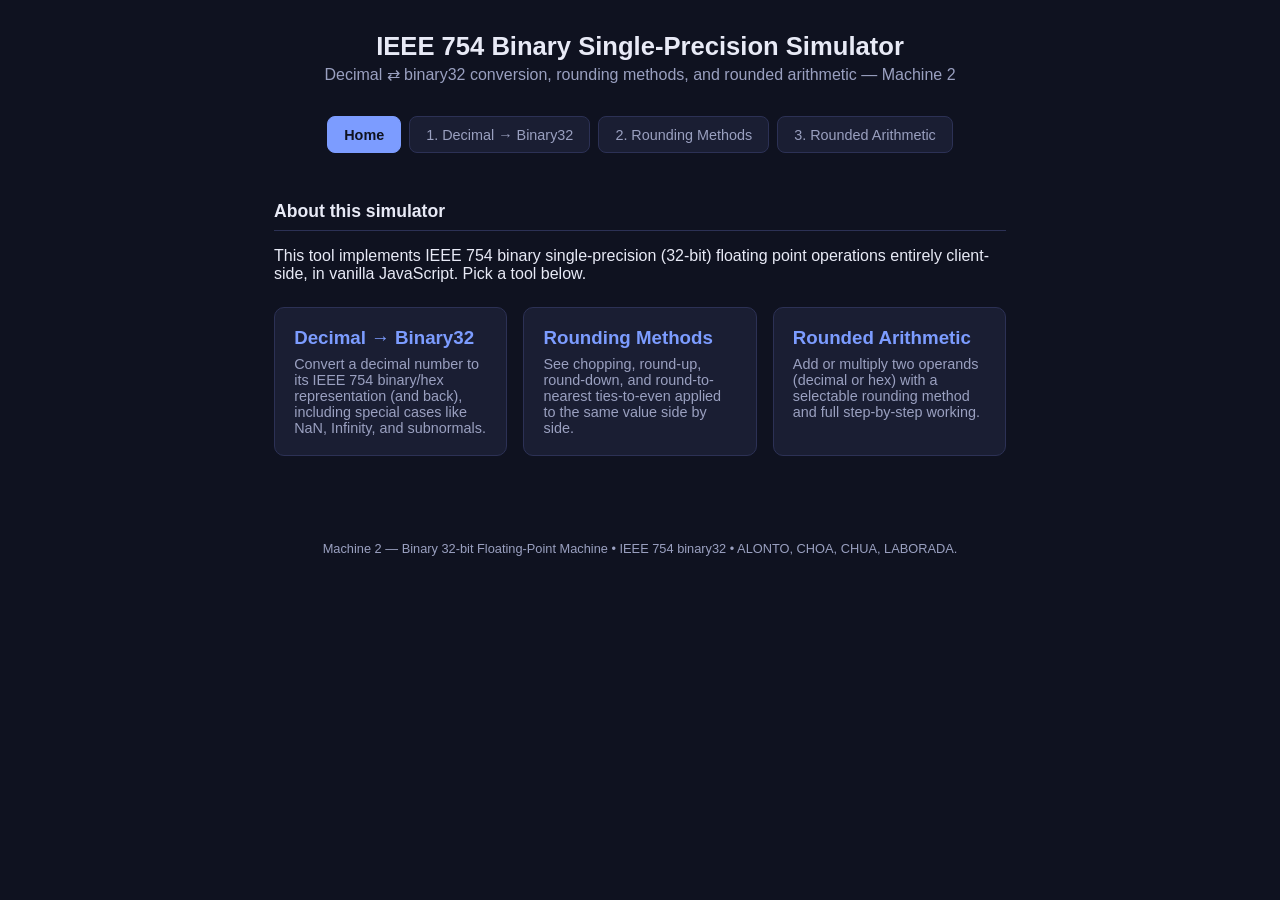
<file: index.html>
<!DOCTYPE html>
<html lang="en">
<head>
<meta charset="UTF-8" />
<meta name="viewport" content="width=device-width, initial-scale=1.0" />
<title>IEEE 754 Binary32 Simulator</title>
<link rel="stylesheet" href="style.css" />
</head>
<body>
  <header>
    <h1>IEEE 754 Binary Single-Precision Simulator</h1>
    <p class="subtitle">Decimal &#8644; binary32 conversion, rounding methods, and rounded arithmetic &mdash; Machine 2</p>
  </header>

  <nav class="tabs">
    <a class="tab-btn active" href="index.html">Home</a>
    <a class="tab-btn" href="convert.html">1. Decimal &rarr; Binary32</a>
    <a class="tab-btn" href="rounding.html">2. Rounding Methods</a>
    <a class="tab-btn" href="arithmetic.html">3. Rounded Arithmetic</a>
  </nav>

  <main>
    <h2>About this simulator</h2>
    <p>
      This tool implements IEEE 754 binary single-precision (32-bit) floating point
      operations entirely client-side, in vanilla JavaScript. Pick a tool below.
    </p>
    <div class="home-grid">
      <a class="home-card" href="convert.html">
        <h3>Decimal &rarr; Binary32</h3>
        <p>Convert a decimal number to its IEEE 754 binary/hex representation (and back), including special cases like NaN, Infinity, and subnormals.</p>
      </a>
      <a class="home-card" href="rounding.html">
        <h3>Rounding Methods</h3>
        <p>See chopping, round-up, round-down, and round-to-nearest ties-to-even applied to the same value side by side.</p>
      </a>
      <a class="home-card" href="arithmetic.html">
        <h3>Rounded Arithmetic</h3>
        <p>Add or multiply two operands (decimal or hex) with a selectable rounding method and full step-by-step working.</p>
      </a>
    </div>
  </main>

  <footer>
    <p>Machine 2 &mdash; Binary 32-bit Floating-Point Machine &bull; IEEE 754 binary32 &bull; ALONTO, CHOA, CHUA, LABORADA.</p>
  </footer>
</body>
</html>
</file>
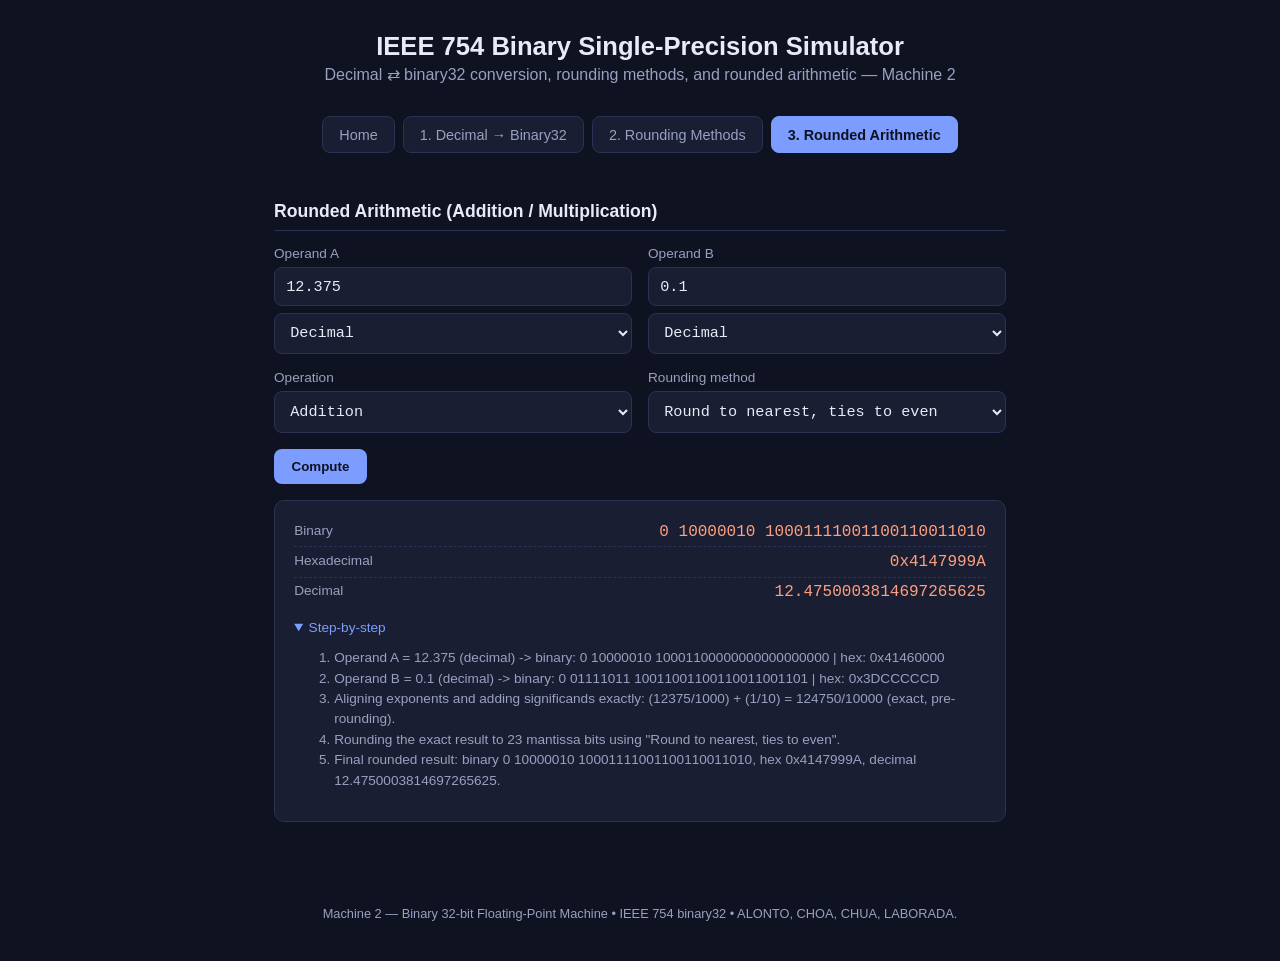
<file: arithmetic.html>
<!DOCTYPE html>
<html lang="en">
<head>
<meta charset="UTF-8" />
<meta name="viewport" content="width=device-width, initial-scale=1.0" />
<title>Rounded Arithmetic | IEEE 754 Simulator</title>
<link rel="stylesheet" href="style.css" />
</head>
<body>
  <header>
    <h1>IEEE 754 Binary Single-Precision Simulator</h1>
    <p class="subtitle">Decimal ⇄ binary32 conversion, rounding methods, and rounded arithmetic — Machine 2</p>
  </header>

  <nav class="tabs">
    <a class="tab-btn" href="index.html">Home</a>
    <a class="tab-btn" href="convert.html">1. Decimal → Binary32</a>
    <a class="tab-btn" href="rounding.html">2. Rounding Methods</a>
    <a class="tab-btn active" href="arithmetic.html">3. Rounded Arithmetic</a>
  </nav>

  <main>
    <h2>Rounded Arithmetic (Addition / Multiplication)</h2>
    <div class="form-row two-col">
      <div>
        <label for="op-a">Operand A</label>
        <input id="op-a" type="text" value="12.375" />
        <select id="op-a-kind"><option value="decimal">Decimal</option><option value="hex">IEEE Hex</option></select>
      </div>
      <div>
        <label for="op-b">Operand B</label>
        <input id="op-b" type="text" value="0.1" />
        <select id="op-b-kind"><option value="decimal">Decimal</option><option value="hex">IEEE Hex</option></select>
      </div>
    </div>
    <div class="form-row two-col">
      <div>
        <label for="op-type">Operation</label>
        <select id="op-type"><option value="add">Addition</option><option value="multiply">Multiplication</option></select>
      </div>
      <div>
        <label for="op-mode">Rounding method</label>
        <select id="op-mode">
          <option value="nearest_even">Round to nearest, ties to even</option>
          <option value="chop">Chopping (truncate)</option>
          <option value="up">Round toward +Infinity</option>
          <option value="down">Round toward -Infinity</option>
        </select>
      </div>
    </div>
    <button id="op-btn">Compute</button>
    <div id="op-result" class="result-box" hidden>
      <div class="field-row"><span class="label">Binary</span><code id="op-binary"></code></div>
      <div class="field-row"><span class="label">Hexadecimal</span><code id="op-hex"></code></div>
      <div class="field-row"><span class="label">Decimal</span><code id="op-decimal"></code></div>
      <details class="steps" open><summary>Step-by-step</summary><ol id="op-steps"></ol></details>
    </div>
  </main>

  <footer>
    <p>Machine 2 &mdash; Binary 32-bit Floating-Point Machine &bull; IEEE 754 binary32 &bull; ALONTO, CHOA, CHUA, LABORADA.</p>
  </footer>

  <!-- Shared math engine — already implemented, exposes window.IEEE754.* -->
  <script src="ieee754-core.js"></script>

  <!-- ============================================================
       TODO (partner assignment: Rounded Arithmetic page)
       Wire up the form above using window.IEEE754:
         - window.IEEE754.arithmetic(aStr, aKind, bStr, bKind, op, mode)
             aKind/bKind: 'decimal' or 'hex' (from #op-a-kind / #op-b-kind)
             op: 'add' or 'multiply' (from #op-type)
             mode: 'nearest_even' | 'chop' | 'up' | 'down' (from #op-mode)
             -> { binary, hex, decimal, steps: [ "...", "...", ... ], fields }
         Throws an Error with a readable .message on invalid input —
         wrap the call in try/catch and show e.message to the user.
       ============================================================ -->
  <script src="arithmetic.js"></script>
</body>
</html>
</file>
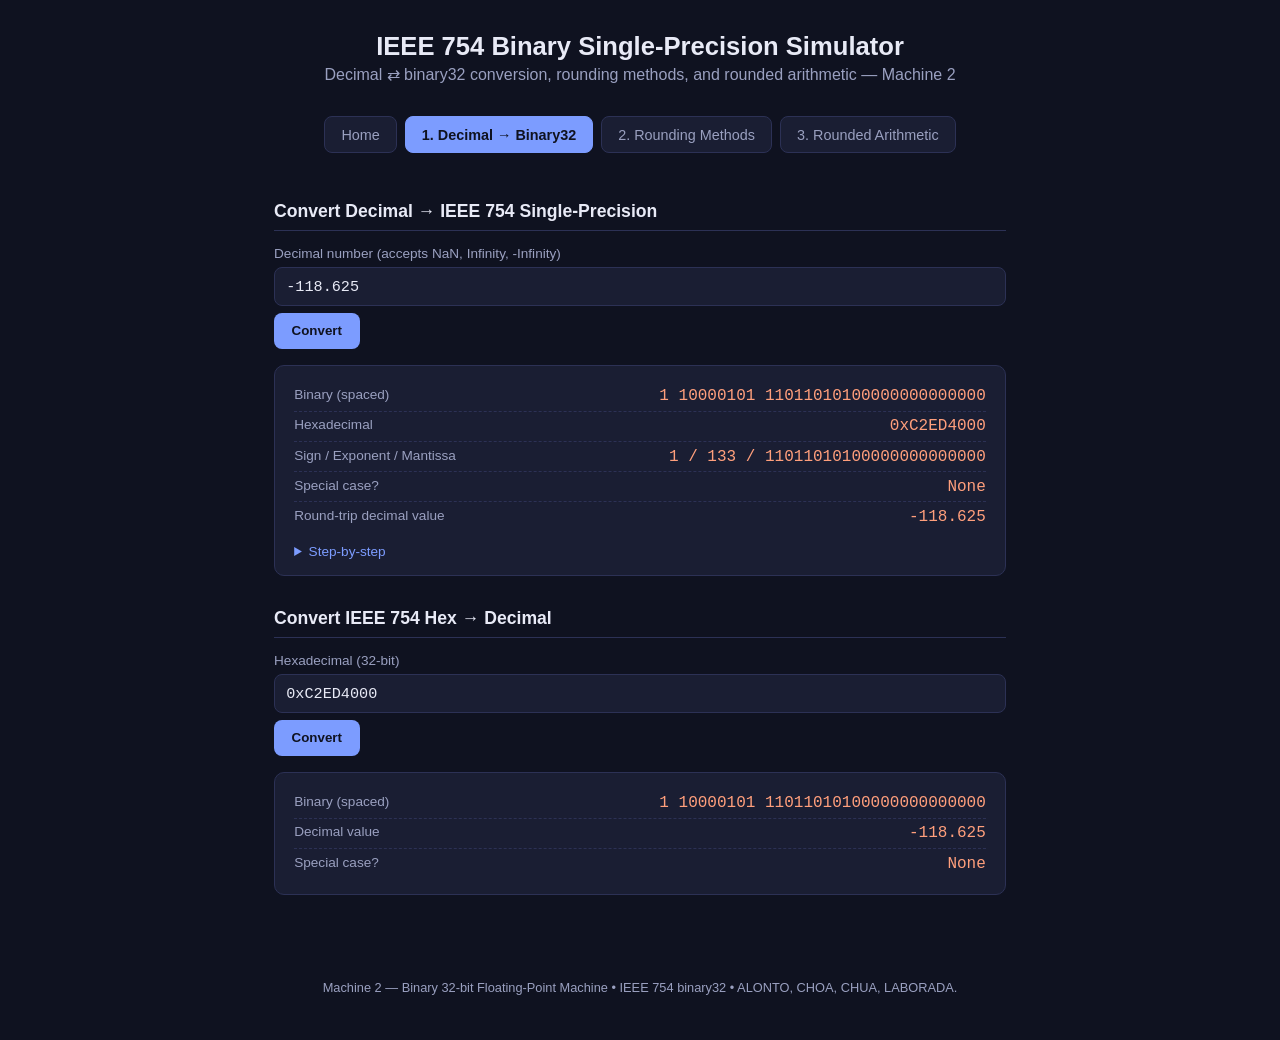
<file: convert.html>
<!DOCTYPE html>
<html lang="en">
<head>
<meta charset="UTF-8" />
<meta name="viewport" content="width=device-width, initial-scale=1.0" />
<title>Decimal → Binary32 | IEEE 754 Simulator</title>
<link rel="stylesheet" href="style.css" />
</head>
<body>
  <header>
    <h1>IEEE 754 Binary Single-Precision Simulator</h1>
    <p class="subtitle">Decimal ⇄ binary32 conversion, rounding methods, and rounded arithmetic — Machine 2</p>
  </header>

  <nav class="tabs">
    <a class="tab-btn" href="index.html">Home</a>
    <a class="tab-btn active" href="convert.html">1. Decimal → Binary32</a>
    <a class="tab-btn" href="rounding.html">2. Rounding Methods</a>
    <a class="tab-btn" href="arithmetic.html">3. Rounded Arithmetic</a>
  </nav>

  <main>
    <h2>Convert Decimal → IEEE 754 Single-Precision</h2>
    <div class="form-row">
      <label for="dec-input">Decimal number (accepts NaN, Infinity, -Infinity)</label>
      <input id="dec-input" type="text" placeholder="e.g. -118.625, 0.1, 3.4e38, NaN" value="-118.625" />
      <button id="dec-convert-btn">Convert</button>
    </div>
    <div id="dec-result" class="result-box" hidden>
      <div class="field-row"><span class="label">Binary (spaced)</span><code id="dec-binary"></code></div>
      <div class="field-row"><span class="label">Hexadecimal</span><code id="dec-hex"></code></div>
      <div class="field-row"><span class="label">Sign / Exponent / Mantissa</span><code id="dec-fields"></code></div>
      <div class="field-row"><span class="label">Special case?</span><code id="dec-special"></code></div>
      <div class="field-row"><span class="label">Round-trip decimal value</span><code id="dec-echo"></code></div>
      <details class="steps"><summary>Step-by-step</summary><ol id="dec-steps"></ol></details>
    </div>

    <h2>Convert IEEE 754 Hex → Decimal</h2>
    <div class="form-row">
      <label for="hex-input">Hexadecimal (32-bit)</label>
      <input id="hex-input" type="text" placeholder="e.g. 0xC2ED4000" value="0xC2ED4000" />
      <button id="hex-convert-btn">Convert</button>
    </div>
    <div id="hex-result" class="result-box" hidden>
      <div class="field-row"><span class="label">Binary (spaced)</span><code id="hex-binary"></code></div>
      <div class="field-row"><span class="label">Decimal value</span><code id="hex-decimal"></code></div>
      <div class="field-row"><span class="label">Special case?</span><code id="hex-special"></code></div>
    </div>
  </main>

  <footer>
    <p>Machine 2 &mdash; Binary 32-bit Floating-Point Machine &bull; IEEE 754 binary32 &bull; ALONTO, CHOA, CHUA, LABORADA.</p>
  </footer>

  <!-- Shared math engine — already implemented, exposes window.IEEE754.* -->
  <script src="ieee754-core.js"></script>

  <!-- ============================================================
       TODO (partner assignment: Decimal <-> Binary32 page)
       Wire up the two forms above using window.IEEE754:
         - window.IEEE754.convertDecimal(decimalString)
             -> { binary, hex, fields: { sign, exponentBits, mantissaBits,
                  special, steps }, decimalEcho }
         - window.IEEE754.convertHexToDecimal(hexString)
             -> { binary, hex, fields: { ...same shape... }, decimal }
       Both throw an Error with a readable .message on invalid input —
       wrap calls in try/catch and show e.message to the user.
       ============================================================ -->
    <script src = "convert.js"></script>
</body>
</html>
</file>
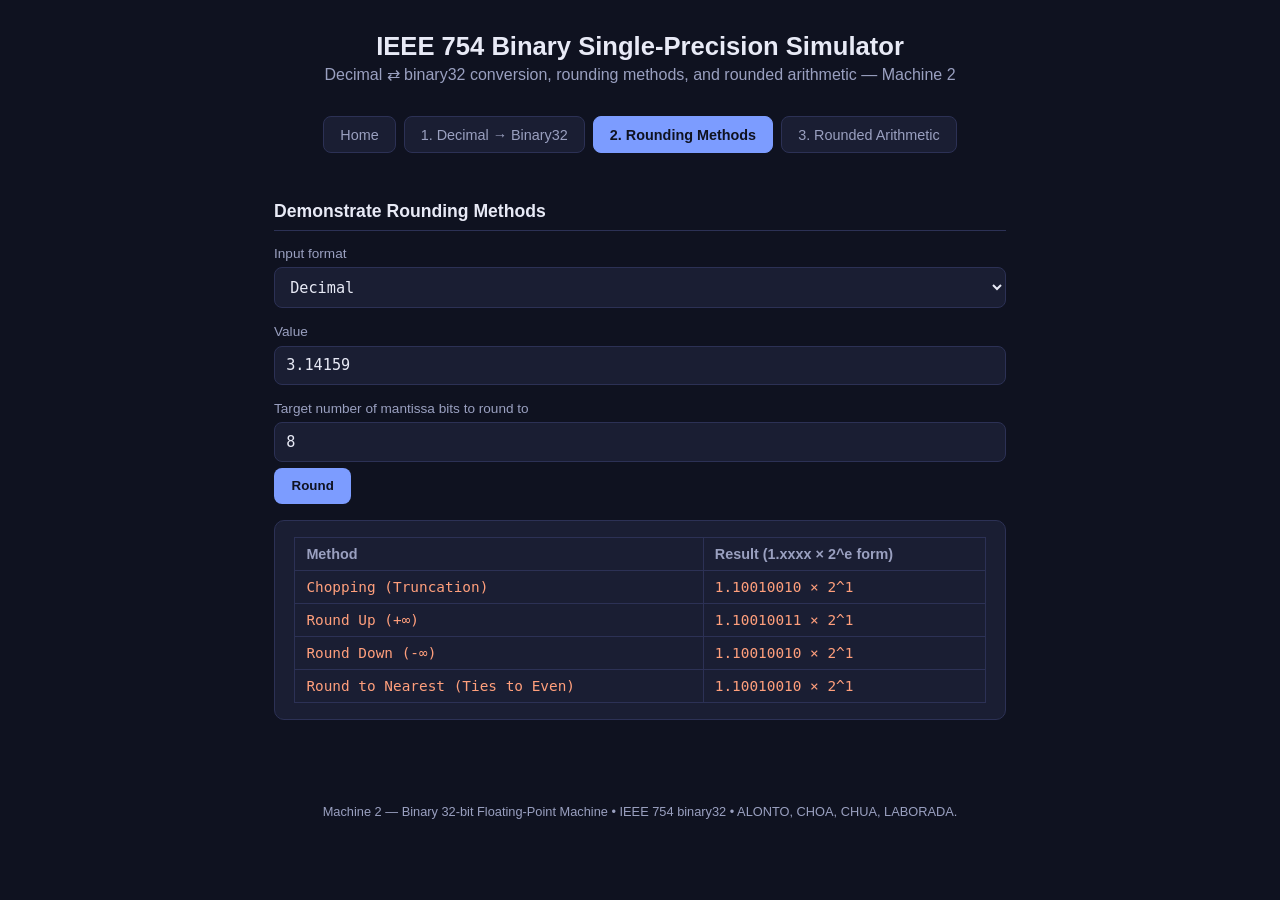
<file: rounding.html>
<!DOCTYPE html>
<html lang="en">
<head>
<meta charset="UTF-8" />
<meta name="viewport" content="width=device-width, initial-scale=1.0" />
<title>Rounding Methods | IEEE 754 Simulator</title>
<link rel="stylesheet" href="style.css" />
</head>
<body>
  <header>
    <h1>IEEE 754 Binary Single-Precision Simulator</h1>
    <p class="subtitle">Decimal ⇄ binary32 conversion, rounding methods, and rounded arithmetic — Machine 2</p>
  </header>

  <nav class="tabs">
    <a class="tab-btn" href="index.html">Home</a>
    <a class="tab-btn" href="convert.html">1. Decimal → Binary32</a>
    <a class="tab-btn active" href="rounding.html">2. Rounding Methods</a>
    <a class="tab-btn" href="arithmetic.html">3. Rounded Arithmetic</a>
  </nav>

  <main>
    <h2>Demonstrate Rounding Methods</h2>
    <div class="form-row">
      <label for="round-kind">Input format</label>
      <select id="round-kind">
        <option value="decimal">Decimal</option>
        <option value="binary">Binary fraction (e.g. 1.01101)</option>
      </select>
    </div>
    <div class="form-row">
      <label for="round-input">Value</label>
      <input id="round-input" type="text" placeholder="e.g. 3.14159" value="3.14159" />
    </div>
    <div class="form-row">
      <label for="round-bits">Target number of mantissa bits to round to</label>
      <input id="round-bits" type="number" min="1" max="52" value="8" />
      <button id="round-btn">Round</button>
    </div>
    <div id="round-result" class="result-box" hidden>
      <table class="round-table">
        <thead><tr><th>Method</th><th>Result (1.xxxx × 2^e form)</th></tr></thead>
        <tbody id="round-tbody"></tbody>
      </table>
    </div>
  </main>

  <footer>
    <p>Machine 2 &mdash; Binary 32-bit Floating-Point Machine &bull; IEEE 754 binary32 &bull; ALONTO, CHOA, CHUA, LABORADA.</p>
  </footer>

  <!-- Shared math engine — already implemented, exposes window.IEEE754.* -->
  <script src="ieee754-core.js"></script>

  <!-- ============================================================
       TODO (partner assignment: Rounding Methods page)
       Wire up the form above using window.IEEE754:
         - window.IEEE754.demonstrateRounding(inputString, kind, targetBits)
             kind is 'decimal' or 'binary' (from #round-kind)
             targetBits is an integer (from #round-bits)
             -> returns an object keyed by mode:
                {
                  chop:         { bits: "1.xxxxxxxx", exp: <int> },
                  up:           { bits: "1.xxxxxxxx", exp: <int> },
                  down:         { bits: "1.xxxxxxxx", exp: <int> },
                  nearest_even: { bits: "1.xxxxxxxx", exp: <int> }
                }
         Throws an Error with a readable .message on invalid input —
         wrap the call in try/catch and show e.message to the user.
       ============================================================ -->
  <script src="rounding.js"></script>
</body>
</html>
</file>
<file: style.css>
:root {
  --bg: #0f1220;
  --panel: #1a1e33;
  --accent: #7c9cff;
  --accent2: #ff9f7c;
  --text: #e8eaf6;
  --muted: #9aa0c0;
  --border: #2c3155;
  --mono: 'Consolas', 'Menlo', monospace;
}

* { box-sizing: border-box; }

body {
  margin: 0;
  font-family: -apple-system, Segoe UI, Roboto, sans-serif;
  background: var(--bg);
  color: var(--text);
}

header {
  padding: 2rem 1.5rem 1rem;
  text-align: center;
}

header h1 { margin: 0 0 0.25rem; font-size: 1.6rem; }
.subtitle { color: var(--muted); margin: 0; }

.tabs {
  display: flex;
  justify-content: center;
  gap: 0.5rem;
  flex-wrap: wrap;
  padding: 1rem;
}

.tab-btn {
  background: var(--panel);
  color: var(--muted);
  border: 1px solid var(--border);
  padding: 0.6rem 1rem;
  border-radius: 8px;
  cursor: pointer;
  font-size: 0.9rem;
}

.tab-btn.active {
  color: var(--bg);
  background: var(--accent);
  border-color: var(--accent);
  font-weight: 600;
}

/* Multi-page nav links (same look as tab buttons, but real <a> tags) */
.tabs a.tab-btn {
  text-decoration: none;
  display: inline-block;
}

.home-grid {
  display: grid;
  grid-template-columns: repeat(auto-fit, minmax(220px, 1fr));
  gap: 1rem;
  margin-top: 1.5rem;
}

.home-card {
  background: var(--panel);
  border: 1px solid var(--border);
  border-radius: 10px;
  padding: 1.2rem;
  text-decoration: none;
  color: var(--text);
  display: block;
}

.home-card:hover { border-color: var(--accent); }
.home-card h3 { margin: 0 0 0.4rem; color: var(--accent); }
.home-card p { margin: 0; color: var(--muted); font-size: 0.9rem; }

main {
  max-width: 780px;
  margin: 0 auto;
  padding: 0 1.5rem 3rem;
}

.tab-panel { display: none; }
.tab-panel.active { display: block; }

h2 {
  font-size: 1.1rem;
  border-bottom: 1px solid var(--border);
  padding-bottom: 0.5rem;
  margin-top: 2rem;
}

.form-row {
  margin-bottom: 1rem;
  display: flex;
  flex-direction: column;
  gap: 0.4rem;
}

.form-row.two-col {
  flex-direction: row;
  gap: 1rem;
}
.form-row.two-col > div {
  flex: 1;
  display: flex;
  flex-direction: column;
  gap: 0.4rem;
}

label { font-size: 0.85rem; color: var(--muted); }

input, select {
  background: var(--panel);
  border: 1px solid var(--border);
  color: var(--text);
  padding: 0.6rem 0.7rem;
  border-radius: 8px;
  font-family: var(--mono);
  font-size: 0.95rem;
}

button {
  background: var(--accent);
  color: #0f1220;
  border: none;
  padding: 0.65rem 1.1rem;
  border-radius: 8px;
  font-weight: 700;
  cursor: pointer;
  align-self: flex-start;
}

button:hover { opacity: 0.9; }

.result-box {
  margin-top: 1rem;
  background: var(--panel);
  border: 1px solid var(--border);
  border-radius: 10px;
  padding: 1rem 1.2rem;
}

.field-row {
  display: flex;
  justify-content: space-between;
  gap: 1rem;
  padding: 0.35rem 0;
  border-bottom: 1px dashed var(--border);
  flex-wrap: wrap;
}
.field-row:last-of-type { border-bottom: none; }
.field-row .label { color: var(--muted); font-size: 0.85rem; }
.field-row code {
  color: var(--accent2);
  font-family: var(--mono);
  word-break: break-all;
  text-align: right;
}

details.steps { margin-top: 0.8rem; }
details.steps summary { cursor: pointer; color: var(--accent); font-size: 0.85rem; }
details.steps ol { color: var(--muted); font-size: 0.85rem; line-height: 1.5; }

.round-table {
  width: 100%;
  border-collapse: collapse;
}
.round-table th, .round-table td {
  border: 1px solid var(--border);
  padding: 0.5rem 0.7rem;
  text-align: left;
  font-size: 0.9rem;
}
.round-table th { color: var(--muted); }
.round-table td { font-family: var(--mono); color: var(--accent2); }

.error-msg {
  color: #ff6b6b;
  font-size: 0.85rem;
  margin-top: 0.4rem;
}

footer {
  text-align: center;
  color: var(--muted);
  font-size: 0.8rem;
  padding: 1.5rem;
}
</file>
